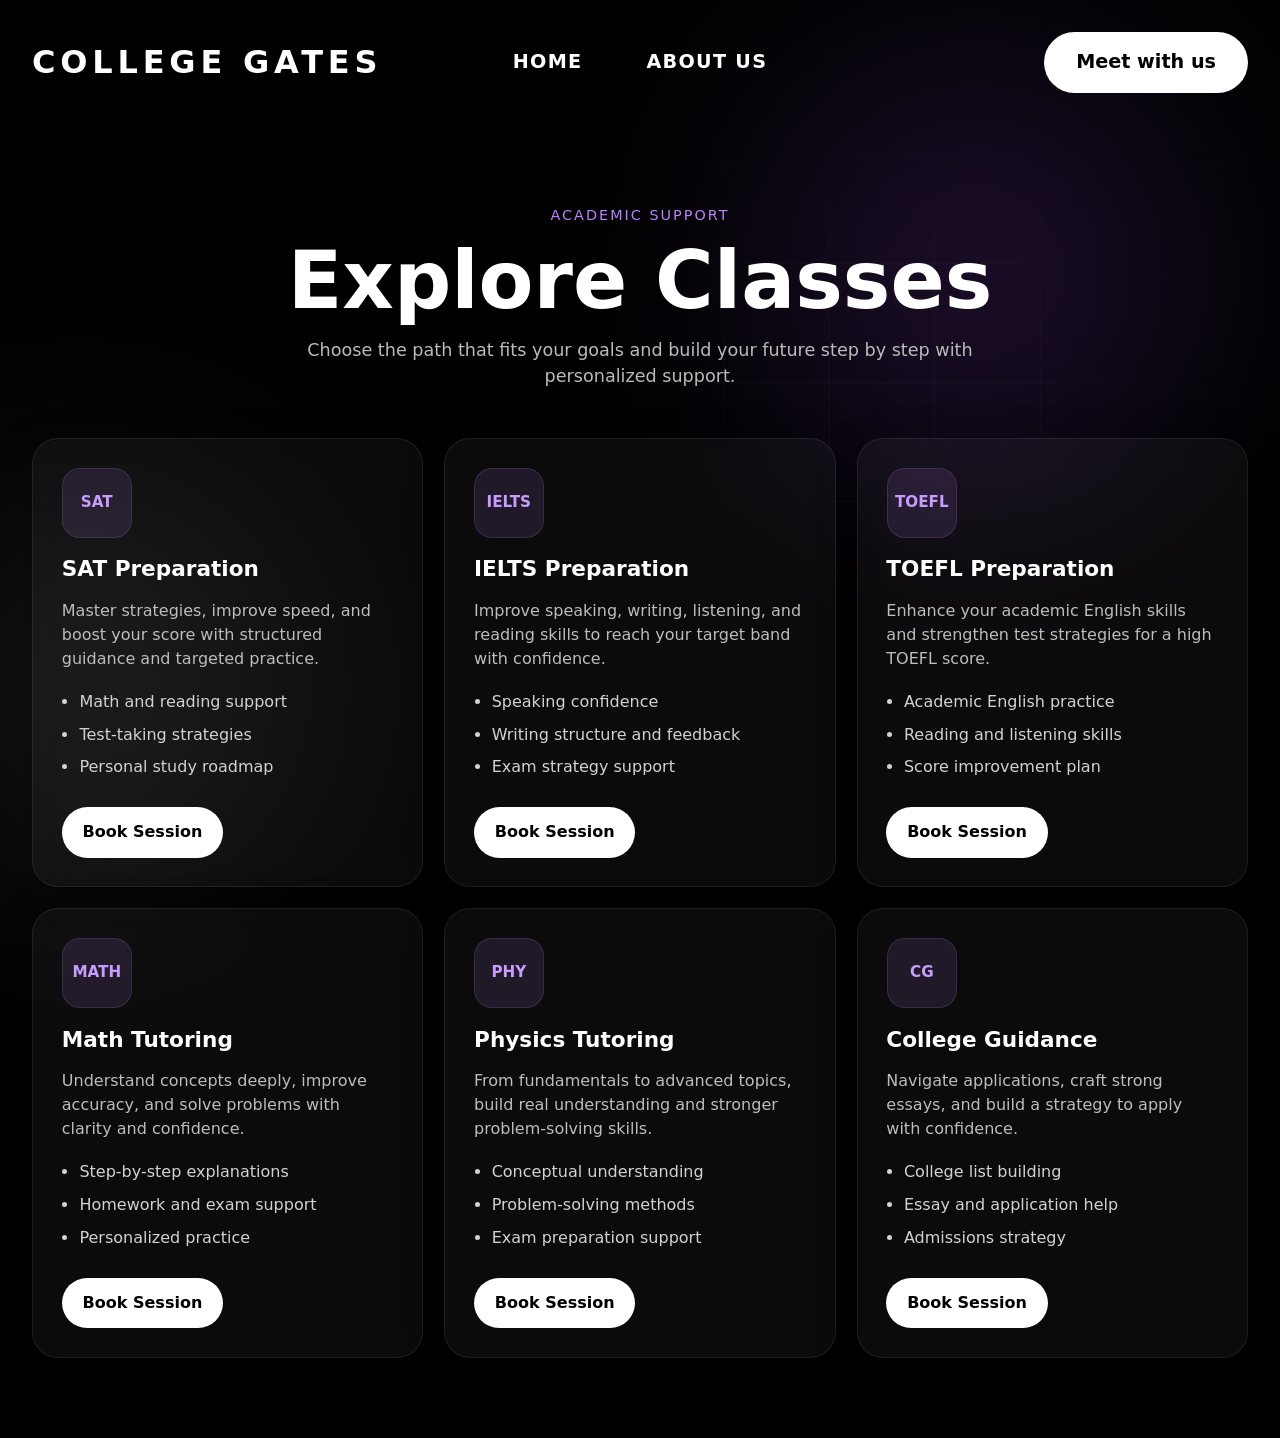
<file: classes.html>
<!DOCTYPE html>
<html lang="en">
<head>
  <meta charset="UTF-8" />
  <meta name="viewport" content="width=device-width, initial-scale=1.0" />
  <title>College Gates | Classes</title>

  <link rel="stylesheet" href="classes.css" />
</head>
<body>
  <img class="image-gradient" src="gradient (1).png" alt="gradient background" />
  <div class="layer-blur one"></div>
  <div class="layer-blur two"></div>

  <div class="container">
    <header class="navbar">
      <div class="nav-logo">
        <a href="index.html">COLLEGE GATES</a>
      </div>

      <nav class="nav-center">
        <a href="index.html">HOME</a>
        <a href="about.html">ABOUT US</a>
      </nav>

      <div class="nav-right">
        <a href="meet.html" class="meet-btn">Meet with us</a>
      </div>
    </header>

    <main>
      <section class="classes-hero">
        <p class="tag">Academic Support</p>
        <h1>Explore Classes</h1>
        <p class="hero-subtitle">
          Choose the path that fits your goals and build your future step by step
          with personalized support.
        </p>
      </section>

      <section class="classes-grid">
        <div class="class-card glass">
          <div class="class-icon">SAT</div>
          <h2>SAT Preparation</h2>
          <p>
            Master strategies, improve speed, and boost your score with
            structured guidance and targeted practice.
          </p>
          <ul>
            <li>Math and reading support</li>
            <li>Test-taking strategies</li>
            <li>Personal study roadmap</li>
          </ul>
          <a href="meet.html" class="btn primary small">Book Session</a>
        </div>

        <div class="class-card glass">
          <div class="class-icon">IELTS</div>
          <h2>IELTS Preparation</h2>
          <p>
            Improve speaking, writing, listening, and reading skills to reach
            your target band with confidence.
          </p>
          <ul>
            <li>Speaking confidence</li>
            <li>Writing structure and feedback</li>
            <li>Exam strategy support</li>
          </ul>
          <a href="meet.html" class="btn primary small">Book Session</a>
        </div>

        <div class="class-card glass">
          <div class="class-icon">TOEFL</div>
          <h2>TOEFL Preparation</h2>
          <p>
            Enhance your academic English skills and strengthen test strategies
            for a high TOEFL score.
          </p>
          <ul>
            <li>Academic English practice</li>
            <li>Reading and listening skills</li>
            <li>Score improvement plan</li>
          </ul>
          <a href="meet.html" class="btn primary small">Book Session</a>
        </div>

        <div class="class-card glass">
          <div class="class-icon">MATH</div>
          <h2>Math Tutoring</h2>
          <p>
            Understand concepts deeply, improve accuracy, and solve problems
            with clarity and confidence.
          </p>
          <ul>
            <li>Step-by-step explanations</li>
            <li>Homework and exam support</li>
            <li>Personalized practice</li>
          </ul>
          <a href="meet.html" class="btn primary small">Book Session</a>
        </div>

        <div class="class-card glass">
          <div class="class-icon">PHY</div>
          <h2>Physics Tutoring</h2>
          <p>
            From fundamentals to advanced topics, build real understanding and
            stronger problem-solving skills.
          </p>
          <ul>
            <li>Conceptual understanding</li>
            <li>Problem-solving methods</li>
            <li>Exam preparation support</li>
          </ul>
          <a href="meet.html" class="btn primary small">Book Session</a>
        </div>

        <div class="class-card glass">
          <div class="class-icon">CG</div>
          <h2>College Guidance</h2>
          <p>
            Navigate applications, craft strong essays, and build a strategy to
            apply with confidence.
          </p>
          <ul>
            <li>College list building</li>
            <li>Essay and application help</li>
            <li>Admissions strategy</li>
          </ul>
          <a href="meet.html" class="btn primary small">Book Session</a>
        </div>
      </section>
    </main>
  </div>
</body>
</html>
</file>
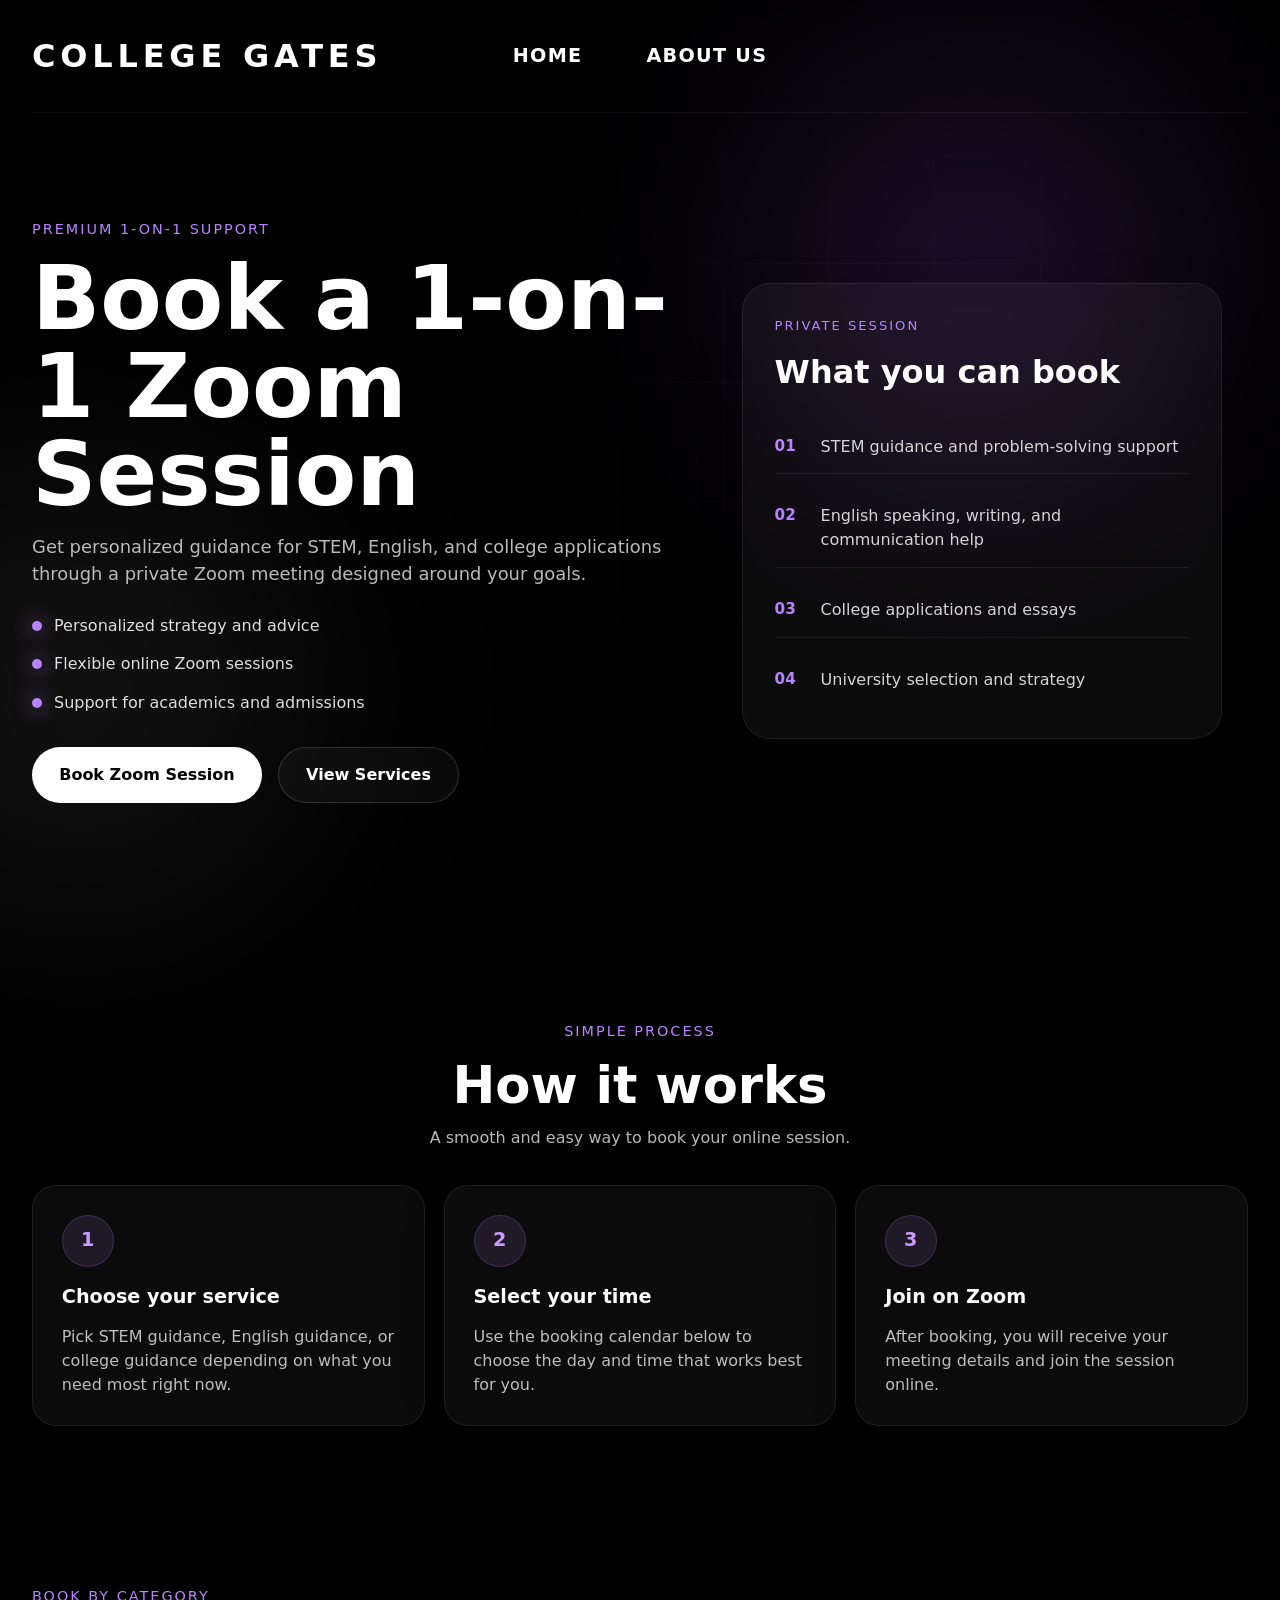
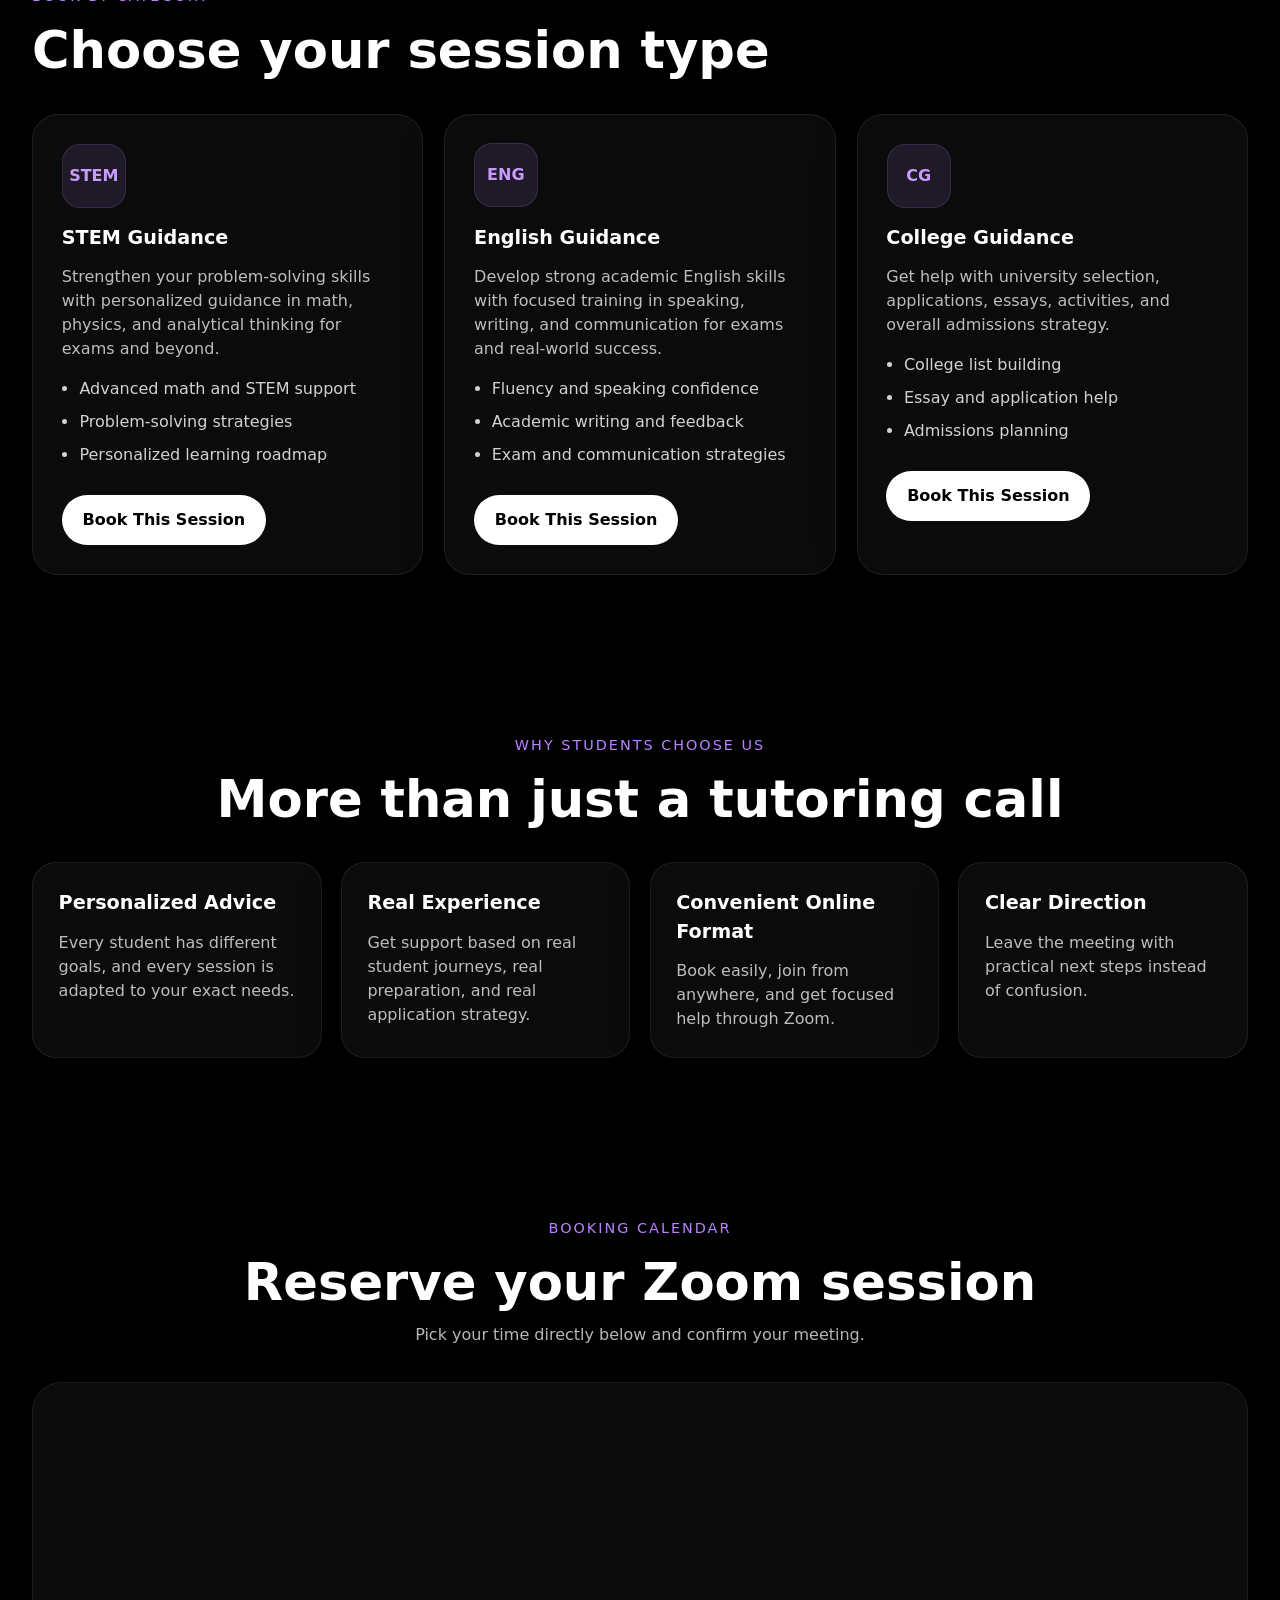
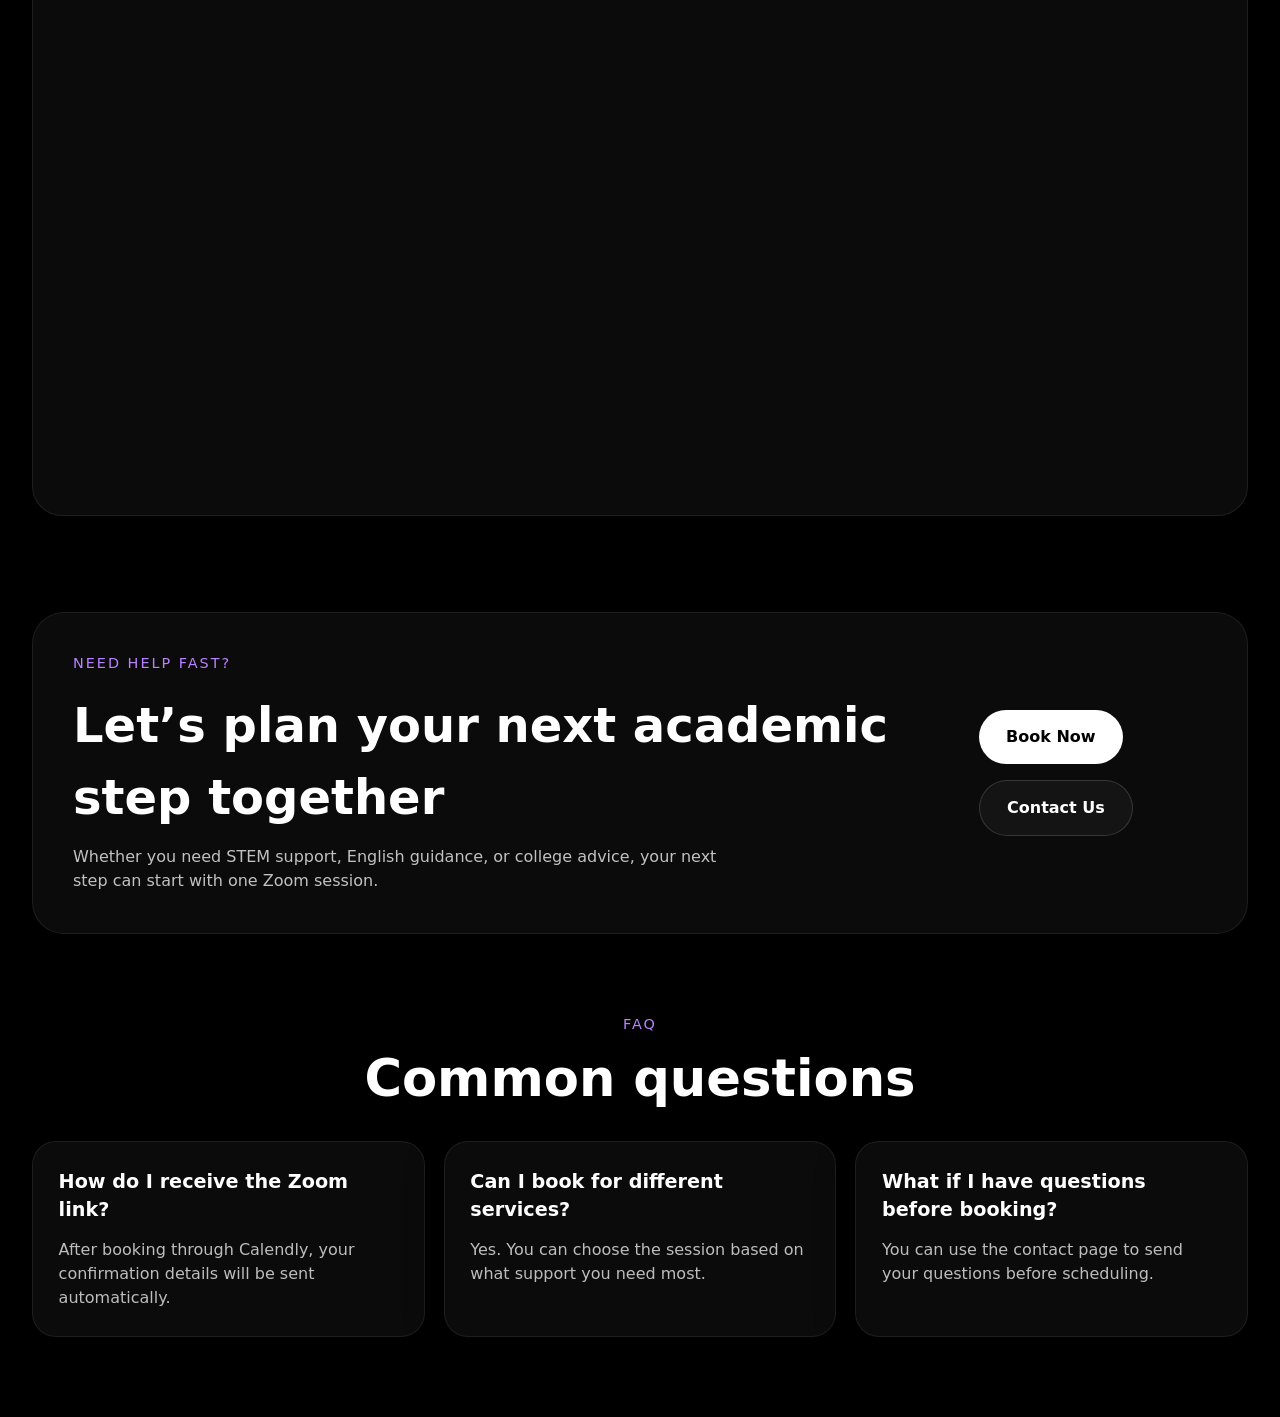
<file: meet.html>
<!DOCTYPE html>
<html lang="en">
<head>
  <meta charset="UTF-8" />
  <meta name="viewport" content="width=device-width, initial-scale=1.0" />
  <title>College Gates | Book a Meeting</title>

  <link rel="stylesheet" href="meet.css" />

  <!-- Calendly widget -->
  <link
    href="https://assets.calendly.com/assets/external/widget.css"
    rel="stylesheet"
  />
</head>
<body>
  <img class="image-gradient" src="gradient (1).png" alt="gradient background"/>
  <div class="layer-blur one"></div>
  <div class="layer-blur two"></div>

  <div class="container">
    <header class="navbar">
      <div class="nav-logo">
        <a href="index.html">COLLEGE GATES</a>
      </div>
    
      <nav class="nav-center">
        <a href="index.html">HOME</a>
        <a href="about.html">ABOUT US</a>
      </nav>
    
    </header>

    <main>
      <section class="hero">
        <div class="hero-left">
          <p class="tag">Premium 1-on-1 Support</p>
          <h1>Book a 1-on-1 Zoom Session</h1>
          <p class="subtitle">
            Get personalized guidance for STEM, English, and college
            applications through a private Zoom meeting designed around your
            goals.
          </p>

          <div class="hero-points">
            <div class="hero-point">
              <span class="dot"></span>
              <p>Personalized strategy and advice</p>
            </div>
            <div class="hero-point">
              <span class="dot"></span>
              <p>Flexible online Zoom sessions</p>
            </div>
            <div class="hero-point">
              <span class="dot"></span>
              <p>Support for academics and admissions</p>
            </div>
          </div>

          <div class="hero-buttons">
            <a href="#booking" class="btn primary">Book Zoom Session</a>
            <a href="#services" class="btn secondary">View Services</a>
          </div>
        </div>

        <div class="hero-right">
          <div class="hero-card glass">
            <p class="card-mini-title">Private Session</p>
            <h3>What you can book</h3>

            <div class="mini-list">
              <div class="mini-item">
                <span>01</span>
                <p>STEM guidance and problem-solving support</p>
              </div>
              <div class="mini-item">
                <span>02</span>
                <p>English speaking, writing, and communication help</p>
              </div>
              <div class="mini-item">
                <span>03</span>
                <p>College applications and essays</p>
              </div>
              <div class="mini-item">
                <span>04</span>
                <p>University selection and strategy</p>
              </div>
            </div>
          </div>
        </div>
      </section>

      <section class="steps-section">
        <div class="section-header center">
          <p class="tag">Simple Process</p>
          <h2>How it works</h2>
          <p class="section-subtitle">
            A smooth and easy way to book your online session.
          </p>
        </div>

        <div class="steps-grid">
          <div class="step-card glass">
            <div class="step-number">1</div>
            <h3>Choose your service</h3>
            <p>
              Pick STEM guidance, English guidance, or college guidance
              depending on what you need most right now.
            </p>
          </div>

          <div class="step-card glass">
            <div class="step-number">2</div>
            <h3>Select your time</h3>
            <p>
              Use the booking calendar below to choose the day and time that
              works best for you.
            </p>
          </div>

          <div class="step-card glass">
            <div class="step-number">3</div>
            <h3>Join on Zoom</h3>
            <p>
              After booking, you will receive your meeting details and join the
              session online.
            </p>
          </div>
        </div>
      </section>

      <section class="services-section" id="services">
        <div class="section-header">
          <p class="tag">Book by Category</p>
          <h2>Choose your session type</h2>
        </div>

        <div class="services-grid">
          <div class="service-card glass">
            <div class="service-icon">STEM</div>
            <h3>STEM Guidance</h3>
            <p>
              Strengthen your problem-solving skills with personalized guidance
              in math, physics, and analytical thinking for exams and beyond.
            </p>
            <ul>
              <li>Advanced math and STEM support</li>
              <li>Problem-solving strategies</li>
              <li>Personalized learning roadmap</li>
            </ul>
            <a href="#booking" class="btn primary small">Book This Session</a>
          </div>

          <div class="service-card glass">
            <div class="service-icon">ENG</div>
            <h3>English Guidance</h3>
            <p>
              Develop strong academic English skills with focused training in
              speaking, writing, and communication for exams and real-world
              success.
            </p>
            <ul>
              <li>Fluency and speaking confidence</li>
              <li>Academic writing and feedback</li>
              <li>Exam and communication strategies</li>
            </ul>
            <a href="#booking" class="btn primary small">Book This Session</a>
          </div>

          <div class="service-card glass">
            <div class="service-icon">CG</div>
            <h3>College Guidance</h3>
            <p>
              Get help with university selection, applications, essays,
              activities, and overall admissions strategy.
            </p>
            <ul>
              <li>College list building</li>
              <li>Essay and application help</li>
              <li>Admissions planning</li>
            </ul>
            <a href="#booking" class="btn primary small">Book This Session</a>
          </div>
        </div>
      </section>

      <section class="benefits-section">
        <div class="section-header center">
          <p class="tag">Why Students Choose Us</p>
          <h2>More than just a tutoring call</h2>
        </div>

        <div class="benefits-grid">
          <div class="benefit-card glass">
            <h3>Personalized Advice</h3>
            <p>
              Every student has different goals, and every session is adapted to
              your exact needs.
            </p>
          </div>

          <div class="benefit-card glass">
            <h3>Real Experience</h3>
            <p>
              Get support based on real student journeys, real preparation, and
              real application strategy.
            </p>
          </div>

          <div class="benefit-card glass">
            <h3>Convenient Online Format</h3>
            <p>
              Book easily, join from anywhere, and get focused help through
              Zoom.
            </p>
          </div>

          <div class="benefit-card glass">
            <h3>Clear Direction</h3>
            <p>
              Leave the meeting with practical next steps instead of confusion.
            </p>
          </div>
        </div>
      </section>

      <section class="booking-section" id="booking">
        <div class="section-header center">
          <p class="tag">Booking Calendar</p>
          <h2>Reserve your Zoom session</h2>
          <p class="section-subtitle">
            Pick your time directly below and confirm your meeting.
          </p>
        </div>

        <div class="booking-wrapper glass">
          <div
            class="calendly-inline-widget"
            data-url="https://calendly.com/YOUR_CALENDLY_LINK"
            style="min-width:320px; height:700px;"
          ></div>
        </div>
      </section>

      <section class="cta-section glass">
        <div class="cta-text">
          <p class="tag">Need Help Fast?</p>
          <h2>Let’s plan your next academic step together</h2>
          <p>
            Whether you need STEM support, English guidance, or college advice,
            your next step can start with one Zoom session.
          </p>
        </div>

        <div class="cta-actions">
          <a href="#booking" class="btn primary">Book Now</a>
          <a href="contact.html" class="btn secondary">Contact Us</a>
        </div>
      </section>

      <section class="faq-section">
        <div class="section-header center">
          <p class="tag">FAQ</p>
          <h2>Common questions</h2>
        </div>

        <div class="faq-grid">
          <div class="faq-card glass">
            <h3>How do I receive the Zoom link?</h3>
            <p>
              After booking through Calendly, your confirmation details will be
              sent automatically.
            </p>
          </div>

          <div class="faq-card glass">
            <h3>Can I book for different services?</h3>
            <p>
              Yes. You can choose the session based on what support you need
              most.
            </p>
          </div>

          <div class="faq-card glass">
            <h3>What if I have questions before booking?</h3>
            <p>
              You can use the contact page to send your questions before
              scheduling.
            </p>
          </div>
        </div>
      </section>
    </main>
  </div>

  <script
    src="https://assets.calendly.com/assets/external/widget.js"
    async
  ></script>
</body>
</html>
</file>
<file: classes.css>
* {
  margin: 0;
  padding: 0;
  box-sizing: border-box;
}

html {
  scroll-behavior: smooth;
}

body {
  font-family: system-ui, -apple-system, BlinkMacSystemFont, "Segoe UI", Roboto,
    Oxygen, Ubuntu, Cantarell, "Open Sans", "Helvetica Neue", sans-serif;
  background: #000;
  color: #e8e8e8;
  min-height: 100vh;
  line-height: 1.5;
  overflow-x: hidden;
}

.image-gradient {
  position: fixed;
  top: 0;
  right: 0;
  width: 800px;
  max-width: 100%;
  opacity: 0.35;
  z-index: -3;
  pointer-events: none;
}

.layer-blur {
  position: fixed;
  width: 26rem;
  height: 26rem;
  border-radius: 50%;
  filter: blur(120px);
  z-index: -4;
  pointer-events: none;
}

.layer-blur.one {
  top: 4rem;
  right: 6rem;
  background: rgba(168, 85, 247, 0.18);
}

.layer-blur.two {
  top: 30rem;
  left: -8rem;
  background: rgba(255, 255, 255, 0.08);
}

.container {
  width: 100%;
  max-width: 1400px;
  margin: 0 auto;
  padding: 0 2rem;
  position: relative;
}

.navbar {
  width: 100%;
  display: grid;
  grid-template-columns: 1fr auto 1fr;
  align-items: center;
  padding: 2rem 0;
  background: transparent;
}

.nav-logo {
  justify-self: start;
}

.nav-logo a {
  color: white;
  text-decoration: none;
  font-size: 2rem;
  font-weight: 800;
  letter-spacing: 0.3rem;
}

.nav-center {
  display: flex;
  align-items: center;
  justify-content: center;
  gap: 4rem;
}

.nav-center a {
  color: white;
  text-decoration: none;
  font-size: 1.2rem;
  font-weight: 700;
  letter-spacing: 0.08rem;
  transition: opacity 0.3s ease;
}

.nav-center a:hover {
  opacity: 0.75;
}

.nav-right {
  justify-self: end;
}

.meet-btn {
  display: inline-block;
  background: white;
  color: black;
  text-decoration: none;
  font-size: 1.2rem;
  font-weight: 700;
  padding: 1rem 2rem;
  border-radius: 999px;
  transition: transform 0.3s ease, opacity 0.3s ease;
}

.meet-btn:hover {
  transform: translateY(-2px);
  opacity: 0.9;
}

main {
  width: 100%;
}

.classes-hero {
  text-align: center;
  padding: 5rem 0 3rem;
}

.tag {
  color: #b983ff;
  text-transform: uppercase;
  letter-spacing: 2px;
  font-size: 0.9rem;
  margin-bottom: 0.9rem;
}

.classes-hero h1 {
  font-size: clamp(3rem, 7vw, 5rem);
  line-height: 1;
  color: white;
  margin-bottom: 1rem;
}

.hero-subtitle {
  color: #bababa;
  font-size: 1.1rem;
  max-width: 700px;
  margin: 0 auto;
}

.classes-grid {
  display: grid;
  grid-template-columns: repeat(3, 1fr);
  gap: 1.3rem;
  padding-bottom: 5rem;
}

.glass {
  background: rgba(255, 255, 255, 0.045);
  border: 1px solid rgba(255, 255, 255, 0.08);
  backdrop-filter: blur(14px);
  -webkit-backdrop-filter: blur(14px);
  box-shadow: 0 10px 40px rgba(0, 0, 0, 0.25);
}

.class-card {
  border-radius: 26px;
  padding: 1.8rem;
  transition: 0.3s ease;
  display: flex;
  flex-direction: column;
}

.class-card:hover {
  transform: translateY(-6px);
  border-color: rgba(255, 255, 255, 0.15);
}

.class-icon {
  width: 70px;
  height: 70px;
  border-radius: 18px;
  display: flex;
  justify-content: center;
  align-items: center;
  background: rgba(185, 131, 255, 0.12);
  border: 1px solid rgba(185, 131, 255, 0.16);
  color: #c89cff;
  font-weight: 700;
  font-size: 0.95rem;
  margin-bottom: 1rem;
}

.class-card h2 {
  color: white;
  margin-bottom: 0.8rem;
  font-size: 1.35rem;
}

.class-card p {
  color: #bdbdbd;
  margin-bottom: 1rem;
}

.class-card ul {
  margin-top: 0.2rem;
  padding-left: 1.1rem;
  color: #d2d2d2;
}

.class-card ul li {
  margin-bottom: 0.55rem;
}

.btn {
  display: inline-flex;
  justify-content: center;
  align-items: center;
  text-decoration: none;
  border-radius: 999px;
  font-weight: 600;
  transition: 0.3s ease;
  cursor: pointer;
}

.btn.primary {
  background: white;
  color: black;
  padding: 0.95rem 1.7rem;
}

.btn.primary:hover {
  transform: translateY(-2px);
  box-shadow: 0 10px 30px rgba(255, 255, 255, 0.14);
}

.btn.small {
  margin-top: 1.2rem;
  padding: 0.82rem 1.3rem;
  width: fit-content;
}

@media (max-width: 1200px) {
  .classes-grid {
    grid-template-columns: repeat(2, 1fr);
  }
}

@media (max-width: 760px) {
  .container {
    padding: 0 1rem;
  }

  .navbar {
    grid-template-columns: 1fr;
    gap: 1.2rem;
    text-align: center;
  }

  .nav-logo,
  .nav-right {
    justify-self: center;
  }

  .nav-center {
    gap: 1.5rem;
    flex-wrap: wrap;
  }

  .nav-logo a {
    font-size: 1.4rem;
    letter-spacing: 0.18rem;
  }

  .nav-center a,
  .meet-btn {
    font-size: 1rem;
  }

  .meet-btn {
    padding: 0.85rem 1.4rem;
  }

  .classes-hero {
    padding: 3rem 0 2rem;
  }

  .classes-grid {
    grid-template-columns: 1fr;
    padding-bottom: 3rem;
  }

  .btn.primary,
  .btn.small {
    width: 100%;
  }
}
</file>
<file: meet.css>
* {
  margin: 0;
  padding: 0;
  box-sizing: border-box;
}

html {
  scroll-behavior: smooth;
}

body {
  font-family: system-ui, -apple-system, BlinkMacSystemFont, "Segoe UI", Roboto,
    Oxygen, Ubuntu, Cantarell, "Open Sans", "Helvetica Neue", sans-serif;
  background: #000;
  color: #e8e8e8;
  min-height: 100vh;
  line-height: 1.5;
  overflow-x: hidden;
}

.image-gradient {
  position: fixed;
  top: 0;
  right: 0;
  width: 800px;
  max-width: 100%;
  opacity: 0.35;
  z-index: -3;
  pointer-events: none;
}

.layer-blur {
  position: fixed;
  width: 26rem;
  height: 26rem;
  border-radius: 50%;
  filter: blur(120px);
  z-index: -4;
  pointer-events: none;
}

.layer-blur.one {
  top: 4rem;
  right: 6rem;
  background: rgba(168, 85, 247, 0.18);
}

.layer-blur.two {
  top: 30rem;
  left: -8rem;
  background: rgba(255, 255, 255, 0.08);
}

.container {
  width: 100%;
  max-width: 1400px;
  margin: 0 auto;
  padding: 0 2rem;
  position: relative;
}

header {
  display: flex;
  justify-content: space-between;
  align-items: center;
  padding: 1.3rem 0;
  position: sticky;
  top: 0;
  z-index: 1000;
  background: rgba(0, 0, 0, 0.72);
  backdrop-filter: blur(12px);
  border-bottom: 1px solid rgba(255, 255, 255, 0.05);
}

.logo-wrap {
  display: flex;
  align-items: center;
  gap: 0.8rem;
}

.logo-img {
  width: 42px;
  height: 42px;
  object-fit: contain;
}

.logo-text {
  font-size: 1.2rem;
  font-weight: 700;
  color: white;
  letter-spacing: 0.4px;
}

.navbar {
  width: 100%;
  display: grid;
  grid-template-columns: 1fr auto 1fr;
  align-items: center;
  padding: 2rem 0;
  background: transparent;
}

.nav-logo {
  justify-self: start;
}

.nav-logo a {
  color: white;
  text-decoration: none;
  font-size: 2rem;
  font-weight: 800;
  letter-spacing: 0.3rem;
}

.nav-center {
  display: flex;
  align-items: center;
  justify-content: center;
  gap: 4rem;
}

.nav-center a {
  color: white;
  text-decoration: none;
  font-size: 1.2rem;
  font-weight: 700;
  letter-spacing: 0.08rem;
  transition: opacity 0.3s ease;
}

.nav-center a:hover {
  opacity: 0.75;
}

.nav-right {
  justify-self: end;
}

.meet-btn {
  display: inline-block;
  background: white;
  color: black;
  text-decoration: none;
  font-size: 1.2rem;
  font-weight: 700;
  padding: 1rem 2rem;
  border-radius: 999px;
  transition: transform 0.3s ease, opacity 0.3s ease;
}

.meet-btn:hover {
  transform: translateY(-2px);
  opacity: 0.9;
}
main {
  width: 100%;
}

section {
  padding: 5rem 0;
}

.glass {
  background: rgba(255, 255, 255, 0.045);
  border: 1px solid rgba(255, 255, 255, 0.08);
  backdrop-filter: blur(14px);
  -webkit-backdrop-filter: blur(14px);
  box-shadow: 0 10px 40px rgba(0, 0, 0, 0.25);
}

.tag {
  color: #b983ff;
  text-transform: uppercase;
  letter-spacing: 2px;
  font-size: 0.9rem;
  margin-bottom: 0.9rem;
}

.section-header {
  margin-bottom: 2.2rem;
}

.section-header.center {
  text-align: center;
}

.section-header h2 {
  font-size: clamp(2rem, 4vw, 3.4rem);
  color: white;
  line-height: 1.1;
}

.section-subtitle {
  color: #b7b7b7;
  max-width: 700px;
  margin: 0.8rem auto 0;
  font-size: 1rem;
}

.hero {
  min-height: 92vh;
  display: grid;
  grid-template-columns: 1.1fr 0.9fr;
  align-items: center;
  gap: 2rem;
  padding-top: 3rem;
}

.hero-left h1 {
  font-size: clamp(3rem, 7vw, 5.8rem);
  line-height: 0.98;
  color: white;
  margin-bottom: 1rem;
  max-width: 760px;
}

.subtitle {
  color: #bababa;
  font-size: 1.12rem;
  max-width: 650px;
  margin-bottom: 1.6rem;
}

.hero-points {
  display: flex;
  flex-direction: column;
  gap: 0.9rem;
  margin-bottom: 2rem;
}

.hero-point {
  display: flex;
  align-items: center;
  gap: 0.75rem;
  color: #dddddd;
}

.dot {
  width: 10px;
  height: 10px;
  border-radius: 50%;
  background: #b983ff;
  box-shadow: 0 0 20px rgba(185, 131, 255, 0.8);
  flex-shrink: 0;
}

.hero-buttons {
  display: flex;
  gap: 1rem;
  flex-wrap: wrap;
}

.btn {
  display: inline-flex;
  justify-content: center;
  align-items: center;
  text-decoration: none;
  border-radius: 999px;
  font-weight: 600;
  transition: 0.3s ease;
  cursor: pointer;
}

.btn.primary {
  background: white;
  color: black;
  padding: 0.95rem 1.7rem;
}

.btn.primary:hover {
  transform: translateY(-2px);
  box-shadow: 0 10px 30px rgba(255, 255, 255, 0.14);
}

.btn.secondary {
  padding: 0.95rem 1.7rem;
  color: white;
  border: 1px solid rgba(255, 255, 255, 0.14);
  background: rgba(255, 255, 255, 0.04);
}

.btn.secondary:hover {
  background: rgba(255, 255, 255, 0.08);
}

.btn.small {
  margin-top: 1.2rem;
  padding: 0.82rem 1.3rem;
  width: fit-content;
}

.hero-right {
  display: flex;
  justify-content: center;
  align-items: center;
}

.hero-card {
  width: 100%;
  max-width: 480px;
  padding: 2rem;
  border-radius: 28px;
}

.card-mini-title {
  color: #b983ff;
  text-transform: uppercase;
  letter-spacing: 2px;
  font-size: 0.82rem;
  margin-bottom: 0.8rem;
}

.hero-card h3 {
  font-size: 2rem;
  margin-bottom: 1.5rem;
  color: white;
}

.mini-list {
  display: flex;
  flex-direction: column;
  gap: 1rem;
}

.mini-item {
  display: flex;
  gap: 1rem;
  align-items: flex-start;
  padding: 0.9rem 0;
  border-bottom: 1px solid rgba(255, 255, 255, 0.07);
}

.mini-item:last-child {
  border-bottom: none;
}

.mini-item span {
  font-size: 0.95rem;
  color: #b983ff;
  font-weight: 700;
  min-width: 30px;
}

.mini-item p {
  color: #d4d4d4;
}

.steps-grid {
  display: grid;
  grid-template-columns: repeat(3, 1fr);
  gap: 1.2rem;
}

.step-card {
  border-radius: 24px;
  padding: 1.8rem;
  transition: 0.3s ease;
}

.step-card:hover,
.service-card:hover,
.benefit-card:hover,
.faq-card:hover {
  transform: translateY(-6px);
  border-color: rgba(255, 255, 255, 0.15);
}

.step-number {
  width: 52px;
  height: 52px;
  border-radius: 50%;
  display: flex;
  justify-content: center;
  align-items: center;
  background: rgba(185, 131, 255, 0.12);
  color: #c89cff;
  font-size: 1.2rem;
  font-weight: 700;
  margin-bottom: 1rem;
  border: 1px solid rgba(185, 131, 255, 0.18);
}

.step-card h3,
.service-card h3,
.benefit-card h3,
.faq-card h3 {
  color: white;
  margin-bottom: 0.8rem;
  font-size: 1.2rem;
}

.step-card p,
.service-card p,
.benefit-card p,
.faq-card p {
  color: #bdbdbd;
}

.services-grid {
  display: grid;
  grid-template-columns: repeat(3, 1fr);
  gap: 1.3rem;
}

.service-card {
  border-radius: 26px;
  padding: 1.8rem;
  transition: 0.3s ease;
  display: flex;
  flex-direction: column;
}

.service-icon {
  width: 64px;
  height: 64px;
  border-radius: 18px;
  display: flex;
  justify-content: center;
  align-items: center;
  background: rgba(185, 131, 255, 0.12);
  border: 1px solid rgba(185, 131, 255, 0.16);
  color: #c89cff;
  font-weight: 700;
  margin-bottom: 1rem;
}

.service-card ul {
  margin-top: 1rem;
  padding-left: 1.1rem;
  color: #d2d2d2;
}

.service-card ul li {
  margin-bottom: 0.55rem;
}

.benefits-grid {
  display: grid;
  grid-template-columns: repeat(4, 1fr);
  gap: 1.2rem;
}

.benefit-card {
  border-radius: 24px;
  padding: 1.6rem;
  transition: 0.3s ease;
}

.booking-wrapper {
  border-radius: 30px;
  padding: 1rem;
  overflow: hidden;
}

.cta-section {
  border-radius: 32px;
  padding: 2.5rem;
  margin-top: 1rem;
  display: flex;
  justify-content: space-between;
  gap: 2rem;
  align-items: center;
}

.cta-text h2 {
  font-size: clamp(1.8rem, 4vw, 3rem);
  color: white;
  margin-bottom: 0.7rem;
}

.cta-text p:last-child {
  color: #c1c1c1;
  max-width: 650px;
}

.cta-actions {
  display: flex;
  gap: 1rem;
  flex-wrap: wrap;
}

.faq-grid {
  display: grid;
  grid-template-columns: repeat(3, 1fr);
  gap: 1.2rem;
}

.faq-card {
  border-radius: 24px;
  padding: 1.6rem;
  transition: 0.3s ease;
}

@media (max-width: 1200px) {
  .hero {
    grid-template-columns: 1fr;
    min-height: auto;
    padding-top: 2rem;
  }

  .hero-right {
    justify-content: flex-start;
  }

  .services-grid,
  .steps-grid {
    grid-template-columns: 1fr;
  }

  .benefits-grid {
    grid-template-columns: repeat(2, 1fr);
  }

  .faq-grid {
    grid-template-columns: 1fr;
  }

  .cta-section {
    flex-direction: column;
    align-items: flex-start;
  }
}

@media (max-width: 760px) {
  .container {
    padding: 0 1rem;
  }

  header {
    flex-direction: column;
    align-items: flex-start;
    gap: 1rem;
  }

  nav {
    gap: 1rem;
  }

  .hero-left h1 {
    font-size: clamp(2.4rem, 12vw, 4rem);
  }

  .hero-card {
    padding: 1.4rem;
  }

  .benefits-grid {
    grid-template-columns: 1fr;
  }

  .hero-buttons,
  .cta-actions {
    flex-direction: column;
    width: 100%;
  }

  .btn.primary,
  .btn.secondary {
    width: 100%;
  }

  .booking-wrapper {
    padding: 0.5rem;
  }
}
</file>
